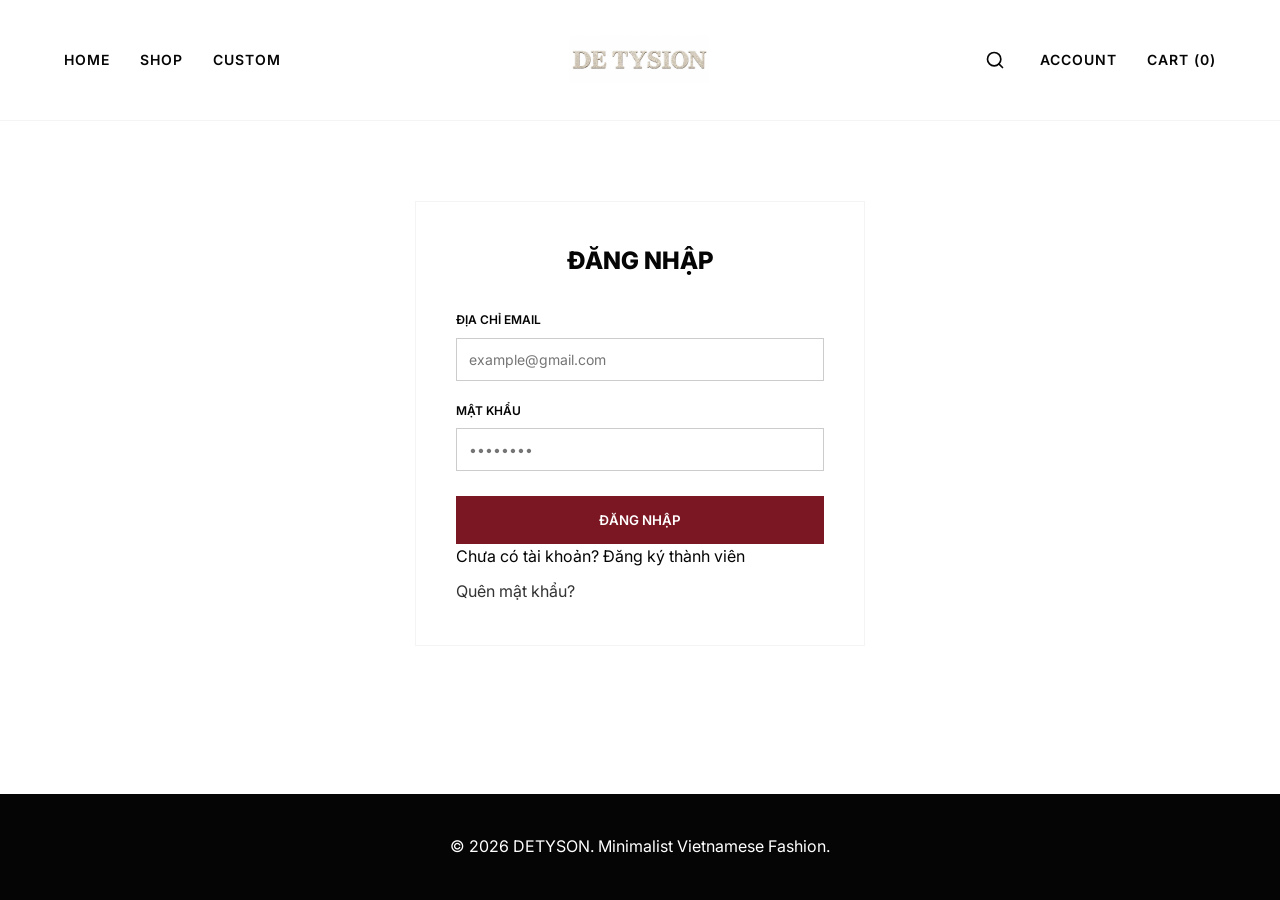
<file: account.html>
<!DOCTYPE html>
<html lang="vi">
<head>
    <meta charset="UTF-8">
    <meta name="viewport" content="width=device-width, initial-scale=1.0">
    <title>DETYSON | Tài Khoản</title>
    <link rel="stylesheet" href="css/style.css">
    <meta name="viewport" content="width=device-width, initial-scale=1.0">
</head>
<body>
<header>
        <nav class="nav-left">
            <a href="index.html">Home</a>
            <a href="shop.html">Shop</a>
            <a href="custom.html">Custom</a>
        </nav>
        <div class="logo-center">
            <a href="index.html"><img src="6581d064-bc5e-40ae-8182-502bc7ef26fb.jpg" alt="DETYSON" class="logo-img"></a>
        </div>
        <nav class="nav-right">
            <!-- Icon tìm kiếm chảy ngang mới -->
            <div class="search-wrapper">
                <svg class="search-icon" xmlns="http://www.w3.org/2000/svg" width="20" height="20" viewBox="0 0 24 24" fill="none" stroke="currentColor" stroke-width="2" stroke-linecap="round" stroke-linejoin="round"><circle cx="11" cy="11" r="8"></circle><line x1="21" y1="21" x2="16.65" y2="16.65"></line></svg>
                <input type="text" class="search-input" placeholder="Bạn cần tìm gì?">
            </div>
            <a href="account.html">Account</a>
            <a href="cart.html">Cart (0)</a>
        </nav>
   <div class="hamburger" id="hamburger-btn">
        <span></span>
        <span></span>
        <span></span>
    </div>

    <nav class="mobile-menu" id="mobile-menu">
        <a href="#">Sản phẩm</a>
        <a href="#">Bộ sưu tập</a>
        <a href="#">Về chúng tôi</a>
        <a href="#">Đăng nhập</a>
    </nav>

    <div class="search-wrapper">
        </div>
    </header>
    
    <div class="account-box">
        <h2>Đăng Nhập</h2>
        <form action="#">
            <div class="form-group">
                <label for="email">Địa chỉ Email</label>
                <input type="email" id="email" class="form-control" placeholder="example@gmail.com" required>
            </div>
            <div class="form-group">
                <label for="password">Mật khẩu</label>
                <input type="password" id="password" class="form-control" placeholder="••••••••" required>
            </div>
            <div style="margin-top: 25px;">
                <button type="submit" class="btn btn-primary" style="width: 100%;">Đăng nhập</button>
            </div>
        </form>
        <div class="account-links">
            <p>Chưa có tài khoản? <a href="#">Đăng ký thành viên</a></p>
            <p style="margin-top: 10px;"><a href="#" style="color: var(--gray-dark); font-weight: 400;">Quên mật khẩu?</a></p>
        </div>
    </div>

    <footer><p>&copy; 2026 DETYSON. Minimalist Vietnamese Fashion.</p></footer>
    <script src="js/script.js"></script>
    <script>
    const hamburgerBtn = document.getElementById('hamburger-btn');
    const mobileMenu = document.getElementById('mobile-menu');

    hamburgerBtn.addEventListener('click', () => {
        // Bật/tắt class 'active' để hiện menu và tạo hiệu ứng dấu X
        hamburgerBtn.classList.toggle('active');
        mobileMenu.classList.toggle('active');
    });
</script>
</body>
</html>
</file>
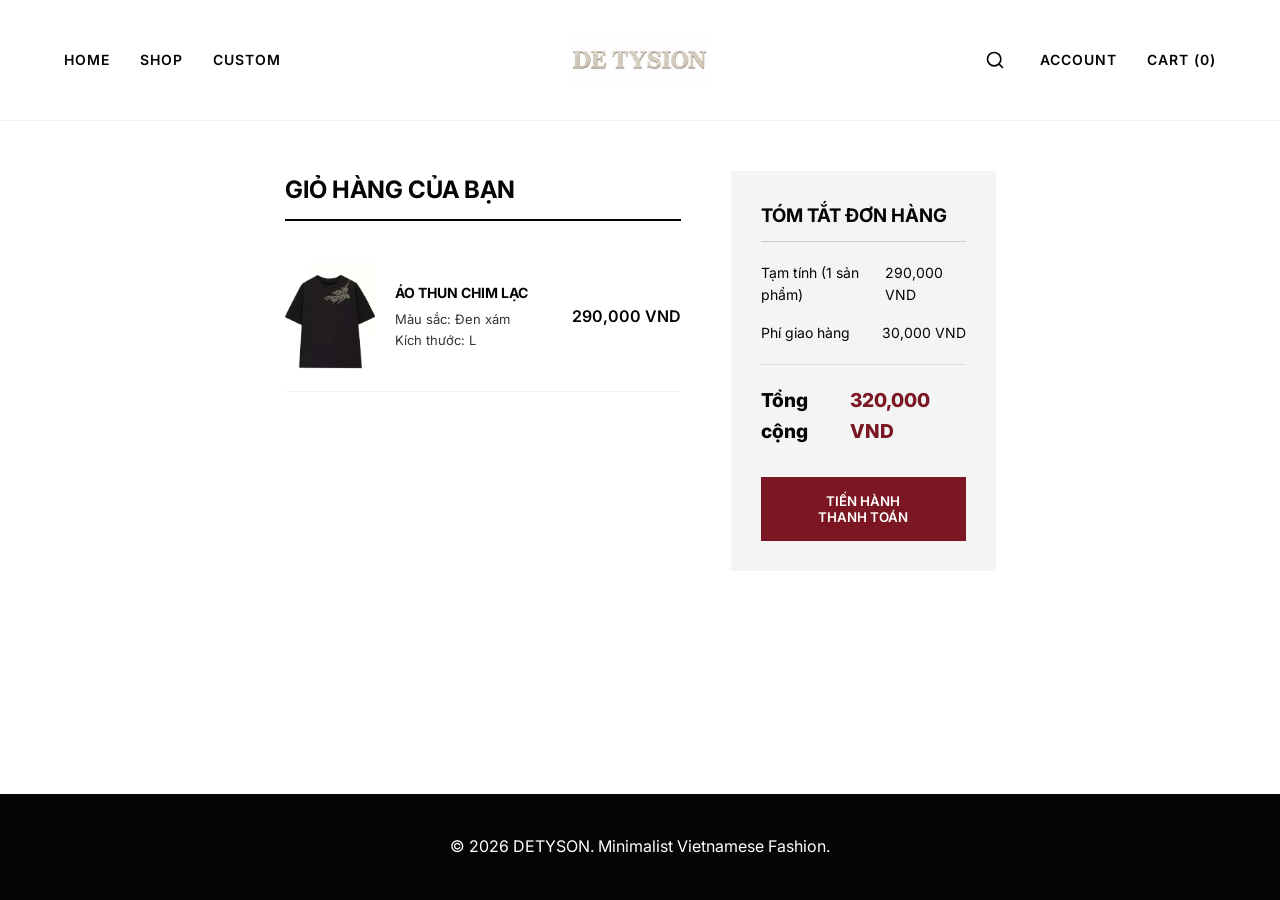
<file: cart.html>
<!DOCTYPE html>
<html lang="vi">
<head>
    <meta charset="UTF-8">
    <meta name="viewport" content="width=device-width, initial-scale=1.0">
    <title>DETYSON | Giỏ Hàng & Thanh Toán</title>
    <link rel="stylesheet" href="css/style.css">
    <meta name="viewport" content="width=device-width, initial-scale=1.0">
</head>
<body>
<header>
        <nav class="nav-left">
            <a href="index.html">Home</a>
            <a href="shop.html">Shop</a>
            <a href="custom.html">Custom</a>
        </nav>
        <div class="logo-center">
            <a href="index.html"><img src="6581d064-bc5e-40ae-8182-502bc7ef26fb.jpg" alt="DETYSON" class="logo-img"></a>
        </div>
        <nav class="nav-right">
            <!-- Icon tìm kiếm chảy ngang mới -->
            <div class="search-wrapper">
                <svg class="search-icon" xmlns="http://www.w3.org/2000/svg" width="20" height="20" viewBox="0 0 24 24" fill="none" stroke="currentColor" stroke-width="2" stroke-linecap="round" stroke-linejoin="round"><circle cx="11" cy="11" r="8"></circle><line x1="21" y1="21" x2="16.65" y2="16.65"></line></svg>
                <input type="text" class="search-input" placeholder="Bạn cần tìm gì?">
            </div>
            <a href="account.html">Account</a>
            <a href="cart.html">Cart (0)</a>
        </nav>
 <div class="hamburger" id="hamburger-btn">
        <span></span>
        <span></span>
        <span></span>
    </div>

    <nav class="mobile-menu" id="mobile-menu">
        <a href="#">Sản phẩm</a>
        <a href="#">Bộ sưu tập</a>
        <a href="#">Về chúng tôi</a>
        <a href="#">Đăng nhập</a>
    </nav>

    </header>
    <div class="cart-page-wrapper">
        <!-- Cột Trái: Chứa Giỏ hàng hoặc Form Thanh toán -->
        <div class="cart-left">
            
            <!-- GIAO DIỆN 1: Danh sách sản phẩm -->
            <div id="cart-items-section">
                <h2 style="text-transform: uppercase; border-bottom: 2px solid var(--black); padding-bottom: 10px; margin-bottom: 20px;">Giỏ hàng của bạn</h2>
                <div class="cart-item">
                    <img src="Thiết kế chưa có tên.png" alt="Item">
                    <div class="item-info">
                        <h4>Áo Thun Chim Lạc</h4>
                        <p>Màu sắc: Đen xám</p>
                        <p>Kích thước: L</p>
                    </div>
                    <div style="font-weight: 600;">290,000 VND</div>
                </div>
            </div>

            <!-- GIAO DIỆN 2: Form nhập thông tin ẩn (Sẽ hiện khi ấn Thanh toán) -->
            <div id="checkout-form" class="checkout-form">
                <h2>Thông tin nhận hàng</h2>
                <form id="form-thanh-toan">
                    <div class="form-group">
                        <label>Họ và tên</label>
                        <input type="text" class="form-control" required placeholder="Nhập họ tên của bạn">
                    </div>
                    <div style="display: flex; gap: 20px;">
                        <div class="form-group" style="flex: 1;">
                            <label>Số điện thoại</label>
                            <input type="tel" class="form-control" required placeholder="Ví dụ: 0912345678">
                        </div>
                        <div class="form-group" style="flex: 1;">
                            <label>Email (Tùy chọn)</label>
                            <input type="email" class="form-control" placeholder="Để nhận email xác nhận">
                        </div>
                    </div>
                    <div class="form-group">
                        <label>Địa chỉ giao hàng chi tiết</label>
                        <input type="text" class="form-control" required placeholder="Số nhà, đường, phường/xã, quận/huyện...">
                    </div>

                    <h3 style="margin-top: 30px; text-transform: uppercase; font-size: 1rem;">Phương thức thanh toán</h3>
                    <div class="payment-methods">
                        <label>
                            <input type="radio" name="payment" required checked> 
                            Thanh toán khi nhận hàng (COD)
                        </label>
                        <label>
                            <input type="radio" name="payment" required> 
                            Chuyển khoản qua Ngân hàng / Momo
                        </label>
                    </div>
                    <!-- Nút submit form (ẩn đi lúc đầu) -->
                    <button type="submit" id="btn-submit-order" class="btn btn-primary" style="width: 100%; margin-top: 20px; display: none;">Hoàn tất đặt hàng</button>
                </form>
            </div>

            <!-- GIAO DIỆN 3: Thông báo đặt hàng thành công (Đánh lừa) -->
            <div id="success-message" class="success-message">
                <svg xmlns="http://www.w3.org/2000/svg" width="80" height="80" viewBox="0 0 24 24" fill="none" stroke="#2e7d32" stroke-width="2" stroke-linecap="round" stroke-linejoin="round"><path d="M22 11.08V12a10 10 0 1 1-5.93-9.14"></path><polyline points="22 4 12 14.01 9 11.01"></polyline></svg>
                <h2>Đặt hàng thành công!</h2>
                <p style="margin-bottom: 20px;">Mã đơn hàng của bạn là: <strong>#DTY-84291</strong></p>
                <p>Chúng tôi đã nhận được yêu cầu và sẽ đóng gói sản phẩm mang đậm chất văn hóa Việt gửi đến bạn trong thời gian sớm nhất.</p>
                <br>
                <a href="shop.html" class="btn">Tiếp tục mua sắm</a>
            </div>

        </div>

        <!-- Cột Phải: Bảng tóm tắt đơn hàng -->
        <div class="cart-right">
            <div class="cart-summary-box">
                <h3 style="text-transform: uppercase; margin-bottom: 20px; border-bottom: 1px solid #ccc; padding-bottom: 10px;">Tóm tắt đơn hàng</h3>
                <div class="summary-line">
                    <span>Tạm tính (1 sản phẩm)</span>
                    <span>290,000 VND</span>
                </div>
                <div class="summary-line">
                    <span>Phí giao hàng</span>
                    <span>30,000 VND</span>
                </div>
                <div class="summary-total">
                    <span>Tổng cộng</span>
                    <span style="color: var(--burgundy);">320,000 VND</span>
                </div>
                <!-- Nút này sẽ chuyển đổi giao diện -->
                <button id="btn-checkout" class="btn btn-primary" style="width: 100%; margin-top: 30px;">Tiến hành thanh toán</button>
            </div>
        </div>
    </div>

    <footer><p>&copy; 2026 DETYSON. Minimalist Vietnamese Fashion.</p></footer>
    <script src="js/script.js"></script>
    <script>
    const hamburgerBtn = document.getElementById('hamburger-btn');
    const mobileMenu = document.getElementById('mobile-menu');

    hamburgerBtn.addEventListener('click', () => {
        // Bật/tắt class 'active' để hiện menu và tạo hiệu ứng dấu X
        hamburgerBtn.classList.toggle('active');
        mobileMenu.classList.toggle('active');
    });
</script>
</body>
</html>
</file>
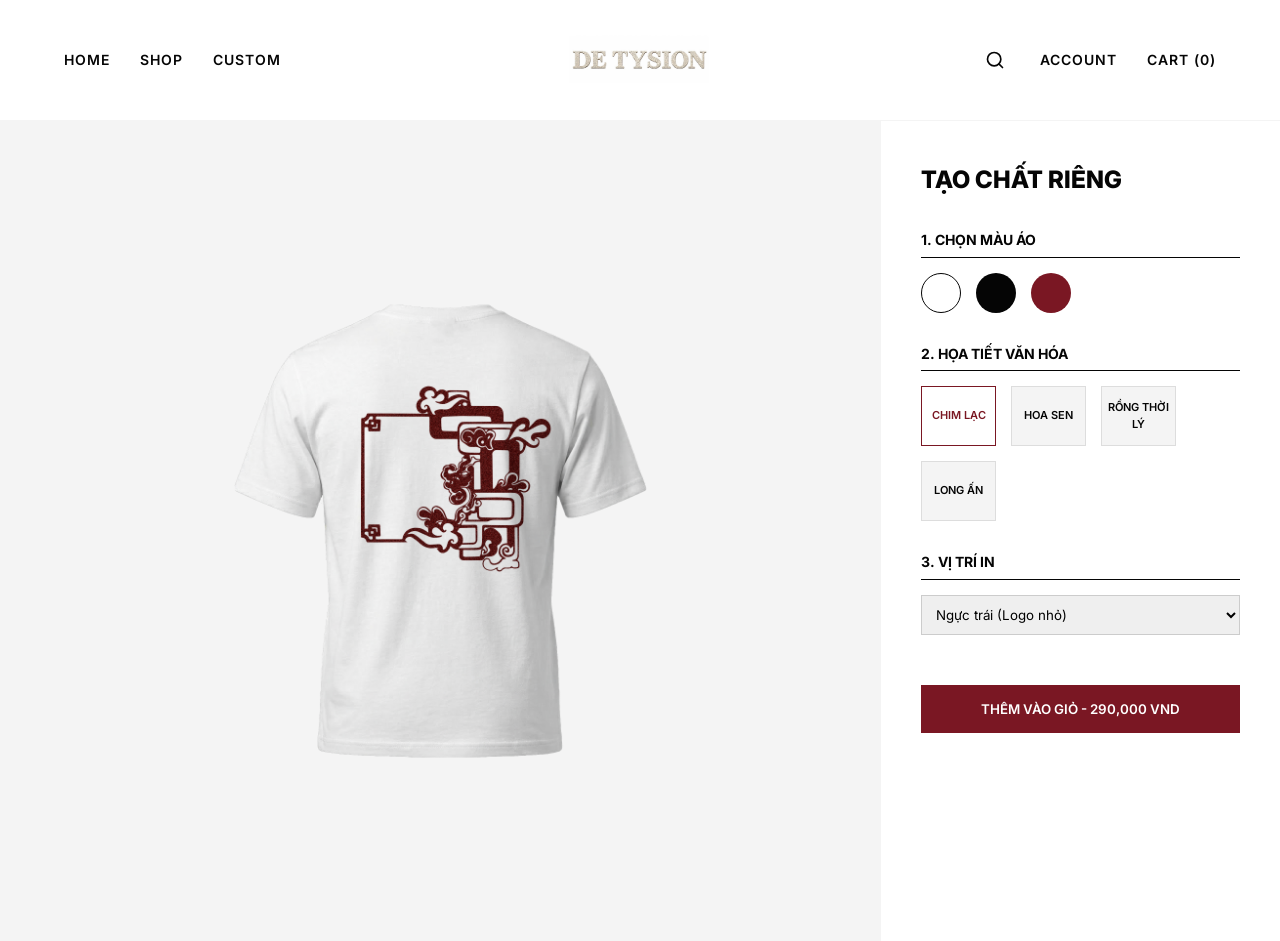
<file: custom.html>
<!DOCTYPE html>
<html lang="vi">
<head>
    <meta charset="UTF-8">
    <meta name="viewport" content="width=device-width, initial-scale=1.0">
    <title>DETYSON | Cá Nhân Hóa</title>
    <link rel="stylesheet" href="css/style.css">
    <meta name="viewport" content="width=device-width, initial-scale=1.0">
</head>
<body>

<header>
        <nav class="nav-left">
            <a href="index.html">Home</a>
            <a href="shop.html">Shop</a>
            <a href="custom.html">Custom</a>
        </nav>
        <div class="logo-center">
            <a href="index.html"><img src="6581d064-bc5e-40ae-8182-502bc7ef26fb.jpg" alt="DETYSON" class="logo-img"></a>
        </div>
        <nav class="nav-right">
            <!-- Icon tìm kiếm chảy ngang mới -->
            <div class="search-wrapper">
                <svg class="search-icon" xmlns="http://www.w3.org/2000/svg" width="20" height="20" viewBox="0 0 24 24" fill="none" stroke="currentColor" stroke-width="2" stroke-linecap="round" stroke-linejoin="round"><circle cx="11" cy="11" r="8"></circle><line x1="21" y1="21" x2="16.65" y2="16.65"></line></svg>
                <input type="text" class="search-input" placeholder="Bạn cần tìm gì?">
            </div>
            <a href="account.html">Account</a>
            <a href="cart.html">Cart (0)</a>
        </nav>
    <div class="hamburger" id="hamburger-btn">
        <span></span>
        <span></span>
        <span></span>
    </div>

  <div class="hamburger" id="hamburger-btn">
        <span></span>
        <span></span>
        <span></span>
    </div>

    <nav class="mobile-menu" id="mobile-menu">
        <a href="#">Sản phẩm</a>
        <a href="#">Bộ sưu tập</a>
        <a href="#">Về chúng tôi</a>
        <a href="#">Đăng nhập</a>
    </nav>
    </header>
    <div class="custom-layout">
        <div class="custom-preview">
            <img src="sddđ.png" alt="Mockup Áo" id="tshirt-mockup">
        </div>

        <div class="custom-controls">
            <h2 style="font-size: 24px; font-weight: 800; text-transform: uppercase; margin-bottom: 30px;">Tạo chất riêng</h2>
            
            <div class="control-group">
                <h3>1. Chọn màu áo</h3>
                <div class="color-options">
                    <div class="color-dot bg-white active"></div>
                    <div class="color-dot bg-black"></div>
                    <div class="color-dot bg-burgundy"></div>
                </div>
            </div>

            <div class="control-group">
                <h3>2. Họa tiết văn hóa</h3>
                <div class="pattern-options">
                    <div class="pattern-box active">Chim Lạc</div>
                    <div class="pattern-box">Hoa Sen</div>
                    <div class="pattern-box">Rồng thời Lý</div>
                    <div class="pattern-box">Long Ấn</div>
                </div>
            </div>

            <div class="control-group">
                <h3>3. Vị trí in</h3>
                <select style="width: 100%; padding: 10px; border: 1px solid #ccc; font-family: 'Inter';">
                    <option>Ngực trái (Logo nhỏ)</option>
                    <option>Chính giữa ngực (Bản to)</option>
                    <option>Sau lưng</option>
                </select>
            </div>

            <button class="btn btn-primary" style="width: 100%; margin-top: 20px;">Thêm vào giỏ - 290,000 VND</button>
        </div>
    </div>

    <script src="js/script.js"></script>
    <script>
    const hamburgerBtn = document.getElementById('hamburger-btn');
    const mobileMenu = document.getElementById('mobile-menu');

    hamburgerBtn.addEventListener('click', () => {
        // Bật/tắt class 'active' để hiện menu và tạo hiệu ứng dấu X
        hamburgerBtn.classList.toggle('active');
        mobileMenu.classList.toggle('active');
    });
</script>
</body>
</html>
</file>
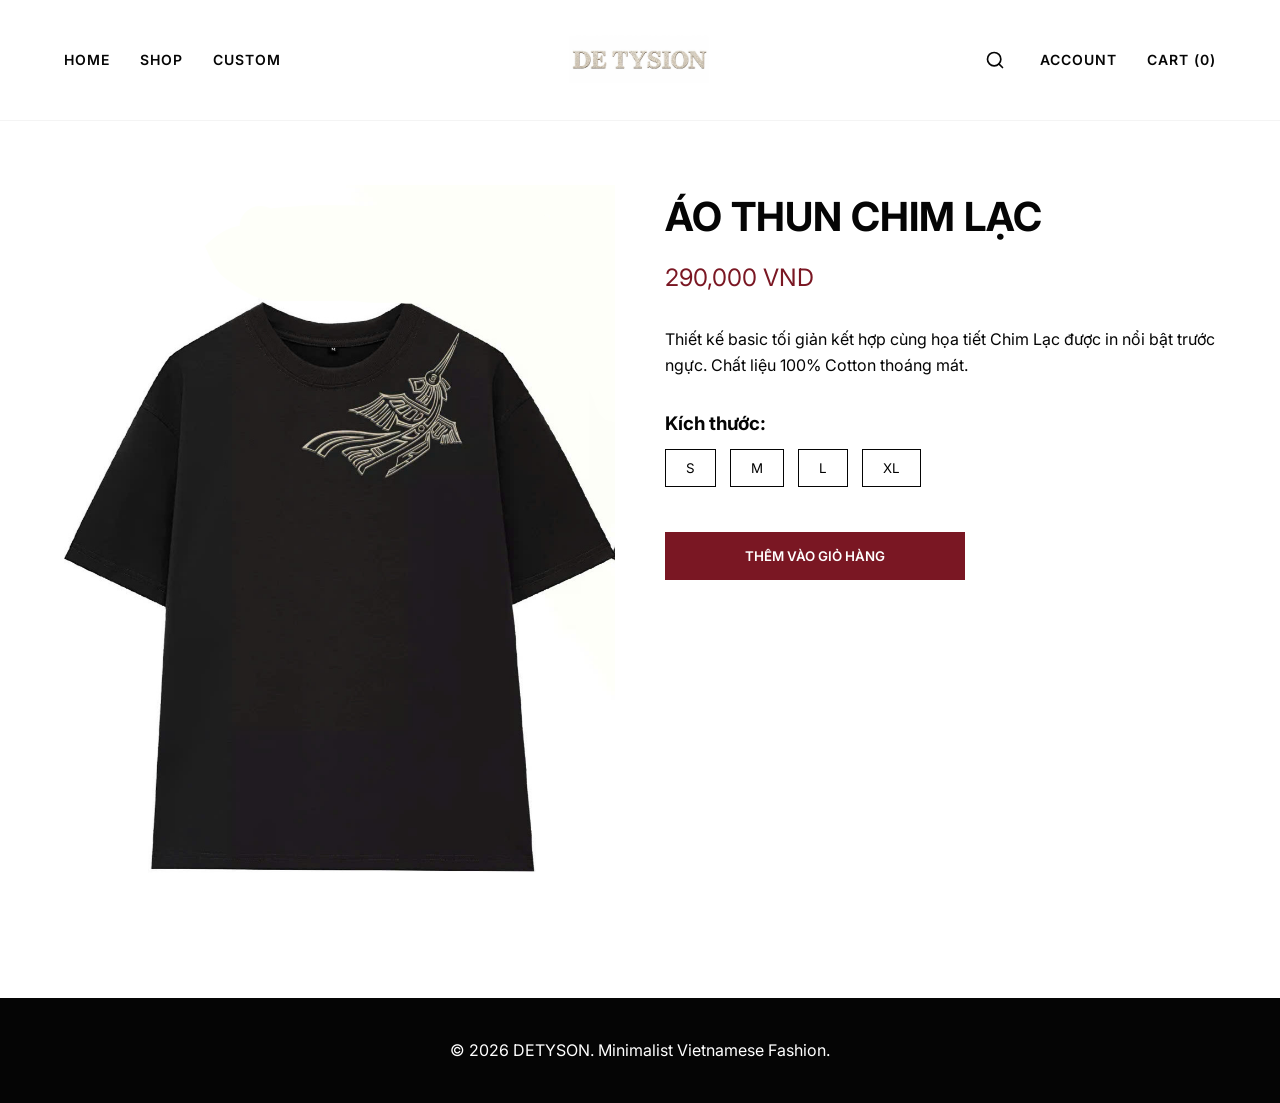
<file: product.html>
<!DOCTYPE html>
<html lang="vi">
<head>
    <meta charset="UTF-8">
    <meta name="viewport" content="width=device-width, initial-scale=1.0">
    <title>DETYSON | Áo Thun Trống Đồng</title>
    <link rel="stylesheet" href="css/style.css">
    <style>
        .product-detail { display: flex; padding: 5%; gap: 50px; }
        .product-gallery { flex: 1; }
        .product-gallery img { width: 100%; }
        .product-info { flex: 1; }
        .product-info h1 { font-size: 2.5rem; text-transform: uppercase; margin-bottom: 10px;}
        .price { font-size: 1.5rem; color: var(--burgundy); margin-bottom: 30px; }
        .size-btn { padding: 10px 20px; border: 1px solid var(--black); background: transparent; cursor: pointer; margin-right: 10px; margin-bottom: 20px;}
        .size-btn:hover { background: var(--black); color: var(--white); }
    </style>
    <meta name="viewport" content="width=device-width, initial-scale=1.0">
</head>
<body>
<header>
        <nav class="nav-left">
            <a href="index.html">Home</a>
            <a href="shop.html">Shop</a>
            <a href="custom.html">Custom</a>
        </nav>
        <div class="logo-center">
            <a href="index.html"><img src="6581d064-bc5e-40ae-8182-502bc7ef26fb.jpg" alt="DETYSON" class="logo-img"></a>
        </div>
        <nav class="nav-right">
            <!-- Icon tìm kiếm chảy ngang mới -->
            <div class="search-wrapper">
                <svg class="search-icon" xmlns="http://www.w3.org/2000/svg" width="20" height="20" viewBox="0 0 24 24" fill="none" stroke="currentColor" stroke-width="2" stroke-linecap="round" stroke-linejoin="round"><circle cx="11" cy="11" r="8"></circle><line x1="21" y1="21" x2="16.65" y2="16.65"></line></svg>
                <input type="text" class="search-input" placeholder="Bạn cần tìm gì?">
            </div>
            <a href="account.html">Account</a>
            <a href="cart.html">Cart (0)</a>
        </nav>
    <div class="hamburger" id="hamburger-btn">
        <span></span>
        <span></span>
        <span></span>
    </div>

   <div class="hamburger" id="hamburger-btn">
        <span></span>
        <span></span>
        <span></span>
    </div>

  <div class="hamburger" id="hamburger-btn">
        <span></span>
        <span></span>
        <span></span>
    </div>

    <nav class="mobile-menu" id="mobile-menu">
        <a href="#">Sản phẩm</a>
        <a href="#">Bộ sưu tập</a>
        <a href="#">Về chúng tôi</a>
        <a href="#">Đăng nhập</a>
    </nav>
    </header>
    <div class="product-detail">
        <div class="product-gallery">
            <img src="Thiết kế chưa có tên.png" alt="Áo Thun Trống Đồng">
        </div>
        <div class="product-info">
            <h1>Áo Thun Chim Lạc</h1>
            <div class="price">290,000 VND</div>
            <p style="margin-bottom: 30px;">Thiết kế basic tối giản kết hợp cùng họa tiết Chim Lạc được in nổi bật trước ngực. Chất liệu 100% Cotton thoáng mát.</p>
            
            <h3 style="margin-bottom: 10px;">Kích thước:</h3>
            <button class="size-btn">S</button>
            <button class="size-btn">M</button>
            <button class="size-btn">L</button>
            <button class="size-btn">XL</button>
            
            <br><br>
            <button class="btn btn-primary" style="width: 100%; max-width: 300px;">Thêm vào giỏ hàng</button>
        </div>
    </div>

    <footer><p>&copy; 2026 DETYSON. Minimalist Vietnamese Fashion.</p></footer>
    <script src="js/script.js"></script>
    <script>
    const hamburgerBtn = document.getElementById('hamburger-btn');
    const mobileMenu = document.getElementById('mobile-menu');

    hamburgerBtn.addEventListener('click', () => {
        // Bật/tắt class 'active' để hiện menu và tạo hiệu ứng dấu X
        hamburgerBtn.classList.toggle('active');
        mobileMenu.classList.toggle('active');
    });
</script>
</body>
</html>
</file>
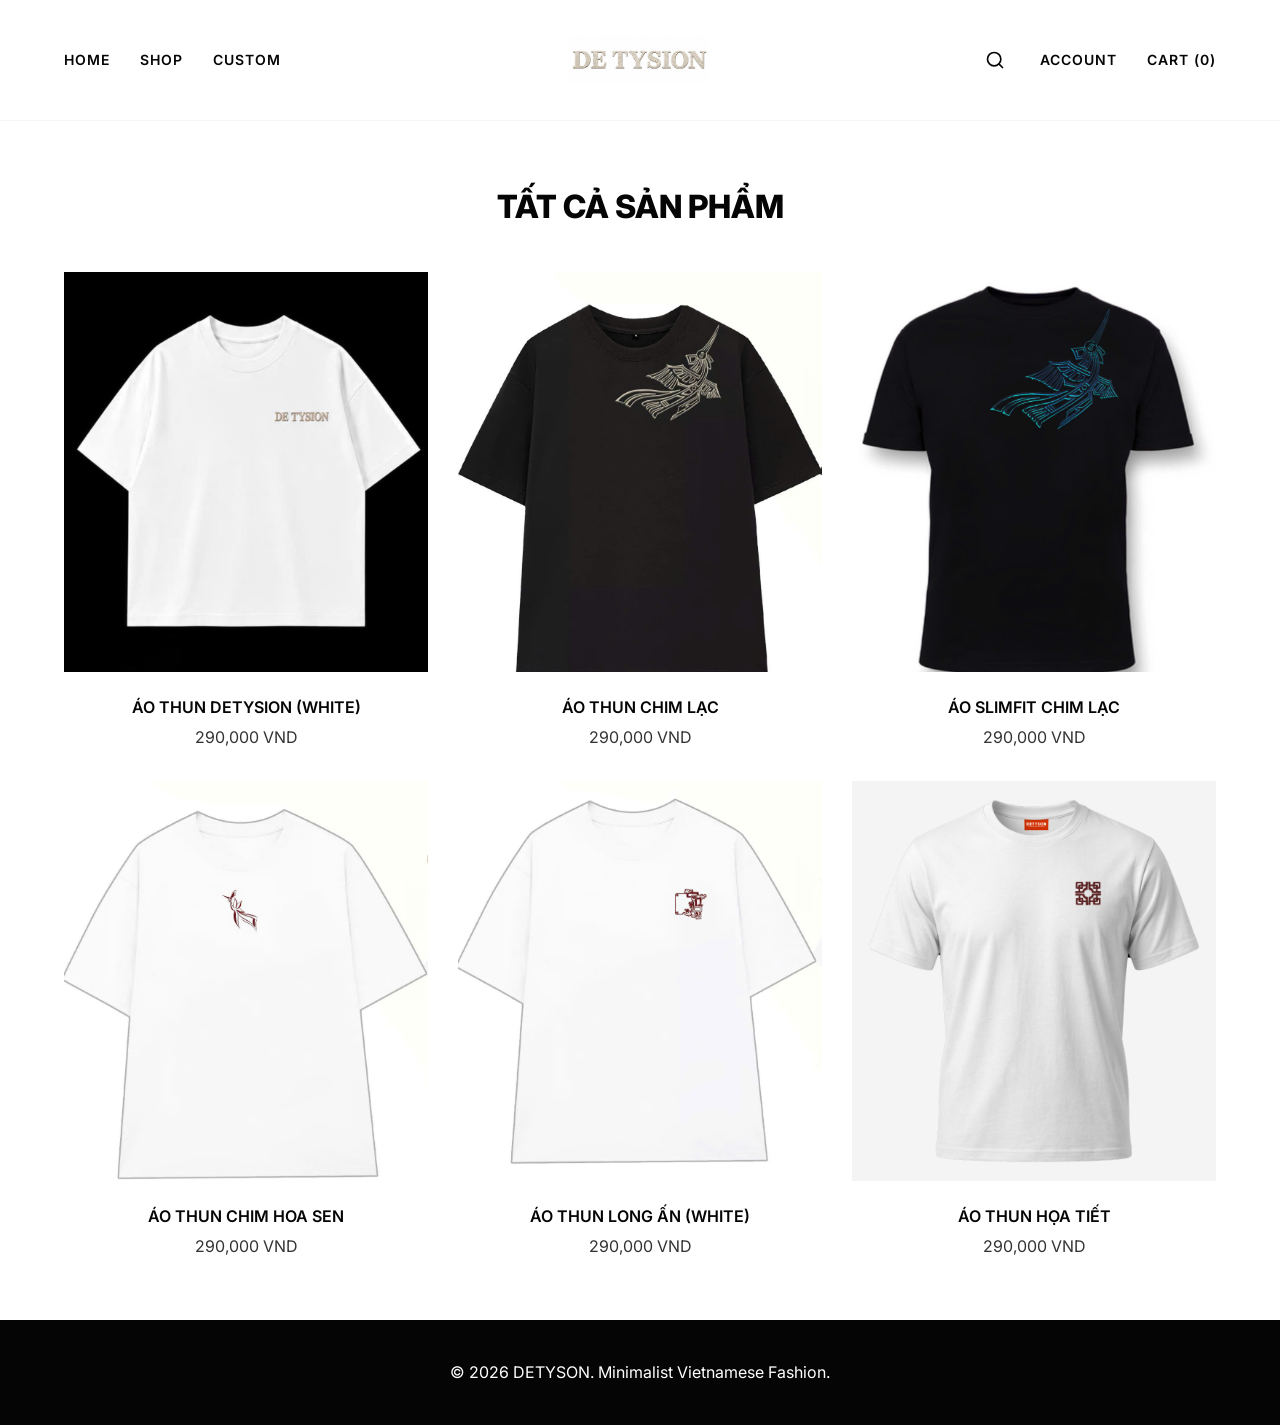
<file: shop.html>
<!DOCTYPE html>
<html lang="vi">
<head>
    <meta charset="UTF-8">
    <meta name="viewport" content="width=device-width, initial-scale=1.0">
    <title>DETYSON | Cửa Hàng</title>
    <link rel="stylesheet" href="css/style.css">
    <meta name="viewport" content="width=device-width, initial-scale=1.0">
</head>
<body>
<header>
        <nav class="nav-left">
            <a href="index.html">Home</a>
            <a href="shop.html">Shop</a>
            <a href="custom.html">Custom</a>
        </nav>
        <div class="logo-center">
            <a href="index.html"><img src="6581d064-bc5e-40ae-8182-502bc7ef26fb.jpg" alt="DETYSON" class="logo-img"></a>
        </div>
        <nav class="nav-right">
            <!-- Icon tìm kiếm chảy ngang mới -->
            <div class="search-wrapper">
                <svg class="search-icon" xmlns="http://www.w3.org/2000/svg" width="20" height="20" viewBox="0 0 24 24" fill="none" stroke="currentColor" stroke-width="2" stroke-linecap="round" stroke-linejoin="round"><circle cx="11" cy="11" r="8"></circle><line x1="21" y1="21" x2="16.65" y2="16.65"></line></svg>
                <input type="text" class="search-input" placeholder="Bạn cần tìm gì?">
            </div>
            <a href="account.html">Account</a>
            <a href="cart.html">Cart (0)</a>
        </nav>
    <div class="hamburger" id="hamburger-btn">
        <span></span>
        <span></span>
        <span></span>
    </div>

   <div class="hamburger" id="hamburger-btn">
        <span></span>
        <span></span>
        <span></span>
    </div>

    <nav class="mobile-menu" id="mobile-menu">
        <a href="#">Sản phẩm</a>
        <a href="#">Bộ sưu tập</a>
        <a href="#">Về chúng tôi</a>
        <a href="#">Đăng nhập</a>
    </nav>
    </header>
    <h2 class="section-title">Tất cả sản phẩm</h2>
    
    <section class="product-grid">
        <a href="product.html" class="product-card">
            <img src="Thiết kế chưa có tên (3).png" class="product-image">
            <div class="product-title">Áo Thun Detysion (White)</div>
            <div class="product-price">290,000 VND</div>
        </a>
        <a href="product.html" class="product-card">
            <img src="Thiết kế chưa có tên.png" class="product-image">
            <div class="product-title">Áo Thun Chim Lạc </div>
            <div class="product-price">290,000 VND</div>
        </a>
        <a href="product.html" class="product-card">
            <img src="ac6df23c-5e25-4d03-914f-642772055081.jpg" class="product-image">
            <div class="product-title">Áo Slimfit Chim Lạc</div>
            <div class="product-price">290,000 VND</div>
        </a>
        <a href="product.html" class="product-card">
            <img src="Thiết kế chưa có tên (1).png" class="product-image">
            <div class="product-title">Áo Thun Chim Hoa Sen </div>
            <div class="product-price">290,000 VND</div>
        </a>
        <a href="product.html" class="product-card">
            <img src="Thiết kế chưa có tên (4).png" class="product-image">
            <div class="product-title">Áo Thun Long Ấn (White)</div>
            <div class="product-price">290,000 VND</div>
        </a>
        <a href="product.html" class="product-card">
            <img src="Gemini_Generated_Image_blvbehblvbehblvb.png" class="product-image">
            <div class="product-title">Áo Thun Họa Tiết </div>
            <div class="product-price">290,000 VND</div>
        </a>
    </section>

    <footer><p>&copy; 2026 DETYSON. Minimalist Vietnamese Fashion.</p></footer>
    <script src="js/script.js"></script>
    <script>
    const hamburgerBtn = document.getElementById('hamburger-btn');
    const mobileMenu = document.getElementById('mobile-menu');

    hamburgerBtn.addEventListener('click', () => {
        // Bật/tắt class 'active' để hiện menu và tạo hiệu ứng dấu X
        hamburgerBtn.classList.toggle('active');
        mobileMenu.classList.toggle('active');
    });
</script>
</body>
</html>
</file>
<file: css/style.css>
@import url('https://fonts.googleapis.com/css2?family=Inter:wght@300;400;600;800&display=swap');

:root {
    --black: #050505;
    --white: #ffffff;
    --burgundy: #7A1723;
    --gray-light: #f4f4f4;
    --gray-dark: #333333;
}

* { margin: 0; padding: 0; box-sizing: border-box; font-family: 'Inter', sans-serif; }
body { background-color: var(--white); color: var(--black); line-height: 1.6; display: flex; flex-direction: column; min-height: 100vh; }
a { text-decoration: none; color: var(--black); transition: color 0.3s ease; }
a:hover { color: var(--burgundy); }
ul { list-style: none; }

/* --- HEADER & NAVIGATION --- */
header { display: flex; justify-content: space-between; align-items: center; padding: 20px 5%; border-bottom: 1px solid var(--gray-light); background-color: var(--white); position: sticky; top: 0; z-index: 100; }
.nav-left, .nav-right { display: flex; align-items: center; gap: 30px; width: 35%; }
.nav-right { justify-content: flex-end; }
.nav-left a, .nav-right a { font-weight: 600; text-transform: uppercase; font-size: 14px; letter-spacing: 1px; }
.logo-center { width: 30%; text-align: center; }
.logo-img { max-height: 80px; width: auto; display: inline-block; vertical-align: middle; }

/* --- ICON TÌM KIẾM MỞ RỘNG MƯỢT MÀ --- */
.search-wrapper { position: relative; display: flex; align-items: center; justify-content: flex-end; }
.search-icon { position: absolute; right: 5px; cursor: pointer; color: var(--black); z-index: 2; }
.search-input { width: 30px; padding: 5px; border: none; border-bottom: 1px solid transparent; background: transparent; outline: none; transition: width 0.4s ease, border-color 0.4s ease, padding 0.4s ease; font-size: 14px; color: transparent; }
.search-input:focus { width: 200px; padding: 5px 30px 5px 10px; border-bottom: 1px solid var(--black); color: var(--black); }
.search-input::placeholder { color: transparent; }
.search-input:focus::placeholder { color: #999; }

/* --- HAMBURGER MENU (MỚI) --- */
.hamburger { display: none; flex-direction: column; gap: 5px; cursor: pointer; z-index: 101; }
.hamburger span { width: 25px; height: 3px; background-color: var(--black); transition: all 0.3s ease; }
.mobile-menu { display: none; flex-direction: column; position: absolute; top: 100%; left: 0; width: 100%; background-color: var(--white); border-bottom: 1px solid var(--gray-light); padding: 20px 5%; box-shadow: 0 4px 6px rgba(0,0,0,0.05); z-index: 99; }
.mobile-menu a { padding: 15px 0; font-weight: 600; text-transform: uppercase; border-bottom: 1px solid var(--gray-light); }
.mobile-menu a:last-child { border-bottom: none; }
.mobile-menu.active { display: flex; animation: fadeIn 0.3s ease; }

/* Hiệu ứng chéo chữ X cho Hamburger khi mở */
.hamburger.active span:nth-child(1) { transform: translateY(8px) rotate(45deg); }
.hamburger.active span:nth-child(2) { opacity: 0; }
.hamburger.active span:nth-child(3) { transform: translateY(-8px) rotate(-45deg); }

/* --- HERO & PRODUCT GRID --- */
.hero { height: 85vh; background: url("../5c92a92c-b62f-4a38-9a10-19e65dd4f1a5.png") center/cover no-repeat; display: flex; align-items: center; justify-content: center; position: relative; }
.hero-overlay { position: absolute; top: 0; left: 0; right: 0; bottom: 0; background: rgba(0, 0, 0, 0.4); }
.hero-content { position: relative; z-index: 1; text-align: center; color: var(--white); padding: 0 20px; }
.hero-content h1 { font-size: 4rem; font-weight: 800; text-transform: uppercase; letter-spacing: 4px; margin-bottom: 20px; }
.btn { display: inline-block; padding: 15px 40px; background-color: var(--white); color: var(--black); font-weight: 600; text-transform: uppercase; border: 1px solid var(--white); cursor: pointer; transition: all 0.3s; text-align: center; }
.btn:hover { background-color: var(--black); color: var(--white); border-color: var(--black); }
.btn-primary { background-color: var(--burgundy); color: var(--white); border-color: var(--burgundy); }
.btn-primary:hover { background-color: var(--black); border-color: var(--black); }
.section-title { text-align: center; font-size: 2rem; text-transform: uppercase; margin: 60px 0 40px; font-weight: 800; }
.product-grid { display: grid; grid-template-columns: repeat(auto-fit, minmax(280px, 1fr)); gap: 30px; padding: 0 5%; margin-bottom: 60px; }
.product-card { text-align: center; display: block; }
.product-image { width: 100%; height: 400px; object-fit: cover; background-color: var(--gray-light); margin-bottom: 15px; transition: opacity 0.3s ease; }
.product-card:hover .product-image { opacity: 0.9; }
.product-title { font-weight: 600; font-size: 16px; text-transform: uppercase; margin-bottom: 5px; color: var(--black); }
.product-price { color: var(--gray-dark); }

/* --- CUSTOMIZATION PAGE --- */
.custom-layout { display: flex; min-height: calc(100vh - 80px); }
.custom-preview { flex: 1; background-color: var(--gray-light); display: flex; align-items: center; justify-content: center; padding: 20px; }
.custom-preview img { width: 60%; max-width: 500px; }
.custom-controls { width: 400px; padding: 40px; background-color: var(--white); border-left: 1px solid var(--gray-light); overflow-y: auto; }
.control-group { margin-bottom: 30px; }
.control-group h3 { text-transform: uppercase; font-size: 14px; margin-bottom: 15px; border-bottom: 1px solid var(--black); padding-bottom: 5px; }
.color-options, .pattern-options { display: flex; gap: 15px; flex-wrap: wrap; }
.color-dot { width: 40px; height: 40px; border-radius: 50%; cursor: pointer; border: 2px solid transparent; }
.color-dot.active { border-color: var(--black); box-shadow: 0 0 0 2px var(--white) inset; }
.bg-black { background-color: var(--black); } .bg-white { background-color: var(--white); border: 1px solid #ccc; } .bg-burgundy { background-color: var(--burgundy); }
.pattern-box { width: 75px; height: 60px; background-color: var(--gray-light); border: 1px solid #ddd; display: flex; align-items: center; justify-content: center; font-size: 11px; font-weight: 600; cursor: pointer; text-align: center; padding: 5px; text-transform: uppercase; }
.pattern-box:hover, .pattern-box.active { border-color: var(--burgundy); color: var(--burgundy); background-color: var(--white); }

/* --- ACCOUNT & CART PAGES --- */
.account-box { max-width: 450px; width: 100%; margin: 80px auto; padding: 40px; border: 1px solid var(--gray-light); }
.account-box h2 { text-align: center; text-transform: uppercase; font-weight: 800; margin-bottom: 30px; }
.form-group { margin-bottom: 20px; }
.form-group label { display: block; font-size: 12px; font-weight: 600; text-transform: uppercase; margin-bottom: 8px; }
.form-control { width: 100%; padding: 12px; border: 1px solid #ccc; font-family: 'Inter', sans-serif; font-size: 14px; outline: none; transition: 0.3s; }
.form-control:focus { border-color: var(--black); }

.cart-page-wrapper { display: flex; max-width: 1100px; margin: 50px auto; gap: 50px; padding: 0 5%; min-height: 55vh; }
.cart-left { flex: 1.5; }
.cart-right { flex: 1; }
.cart-summary-box { background: var(--gray-light); padding: 30px; position: sticky; top: 100px; }
.cart-item { display: flex; justify-content: space-between; align-items: center; border-bottom: 1px solid var(--gray-light); padding: 20px 0; }
.cart-item img { width: 90px; height: 110px; object-fit: cover; }
.item-info { flex: 1; padding-left: 20px; }
.item-info h4 { text-transform: uppercase; font-size: 14px; margin-bottom: 5px; }
.item-info p { font-size: 13px; color: var(--gray-dark); }
.summary-line { display: flex; justify-content: space-between; margin-bottom: 15px; font-size: 14px; }
.summary-total { display: flex; justify-content: space-between; font-weight: 800; font-size: 1.2rem; margin-top: 20px; padding-top: 20px; border-top: 1px solid #ddd; }
.checkout-form { display: none; animation: fadeIn 0.4s ease; }
.checkout-form h2 { text-transform: uppercase; font-size: 1.5rem; border-bottom: 2px solid var(--black); padding-bottom: 10px; margin-bottom: 20px; }
.payment-methods { margin-top: 20px; }
.payment-methods label { display: flex; align-items: center; gap: 10px; margin-bottom: 15px; font-size: 14px; cursor: pointer; border: 1px solid #ddd; padding: 15px; transition: 0.3s; }
.payment-methods label:hover { border-color: var(--black); }
.success-message { display: none; text-align: center; padding: 50px 20px; animation: fadeIn 0.4s ease; }
.success-message h2 { font-size: 2rem; color: #2e7d32; margin: 20px 0 10px; text-transform: uppercase; }
.success-message p { color: var(--gray-dark); }

@keyframes fadeIn { from { opacity: 0; transform: translateY(10px); } to { opacity: 1; transform: translateY(0); } }
footer { background-color: var(--black); color: var(--white); text-align: center; padding: 40px 20px; margin-top: auto; }

/* =========================================
   --- RESPONSIVE & MOBILE OPTIMIZATION --- 
   ========================================= */
@media (max-width: 850px) {
    /* Header & Nav */
    .nav-left, .nav-right { display: none; } /* Ẩn menu ngang trên máy tính */
    .hamburger { display: flex; } /* Hiện nút hamburger */
    .logo-center { width: auto; flex: 1; text-align: center; }
    
    /* Hero Section */
    .hero-content h1 { font-size: 2.5rem; letter-spacing: 2px; }
    
    /* Căn chỉnh lại Customization Page */
    .custom-layout { flex-direction: column; }
    .custom-preview img { width: 80%; }
    .custom-controls { width: 100%; border-left: none; border-top: 1px solid var(--gray-light); padding: 20px; }
    
    /* Căn chỉnh lại Cart & Checkout */
    .cart-page-wrapper { flex-direction: column; gap: 30px; margin: 30px auto; }
    .cart-summary-box { position: static; }
    
    /* Tài khoản */
    .account-box { margin: 40px auto; width: 90%; padding: 20px; }
}
</file>
